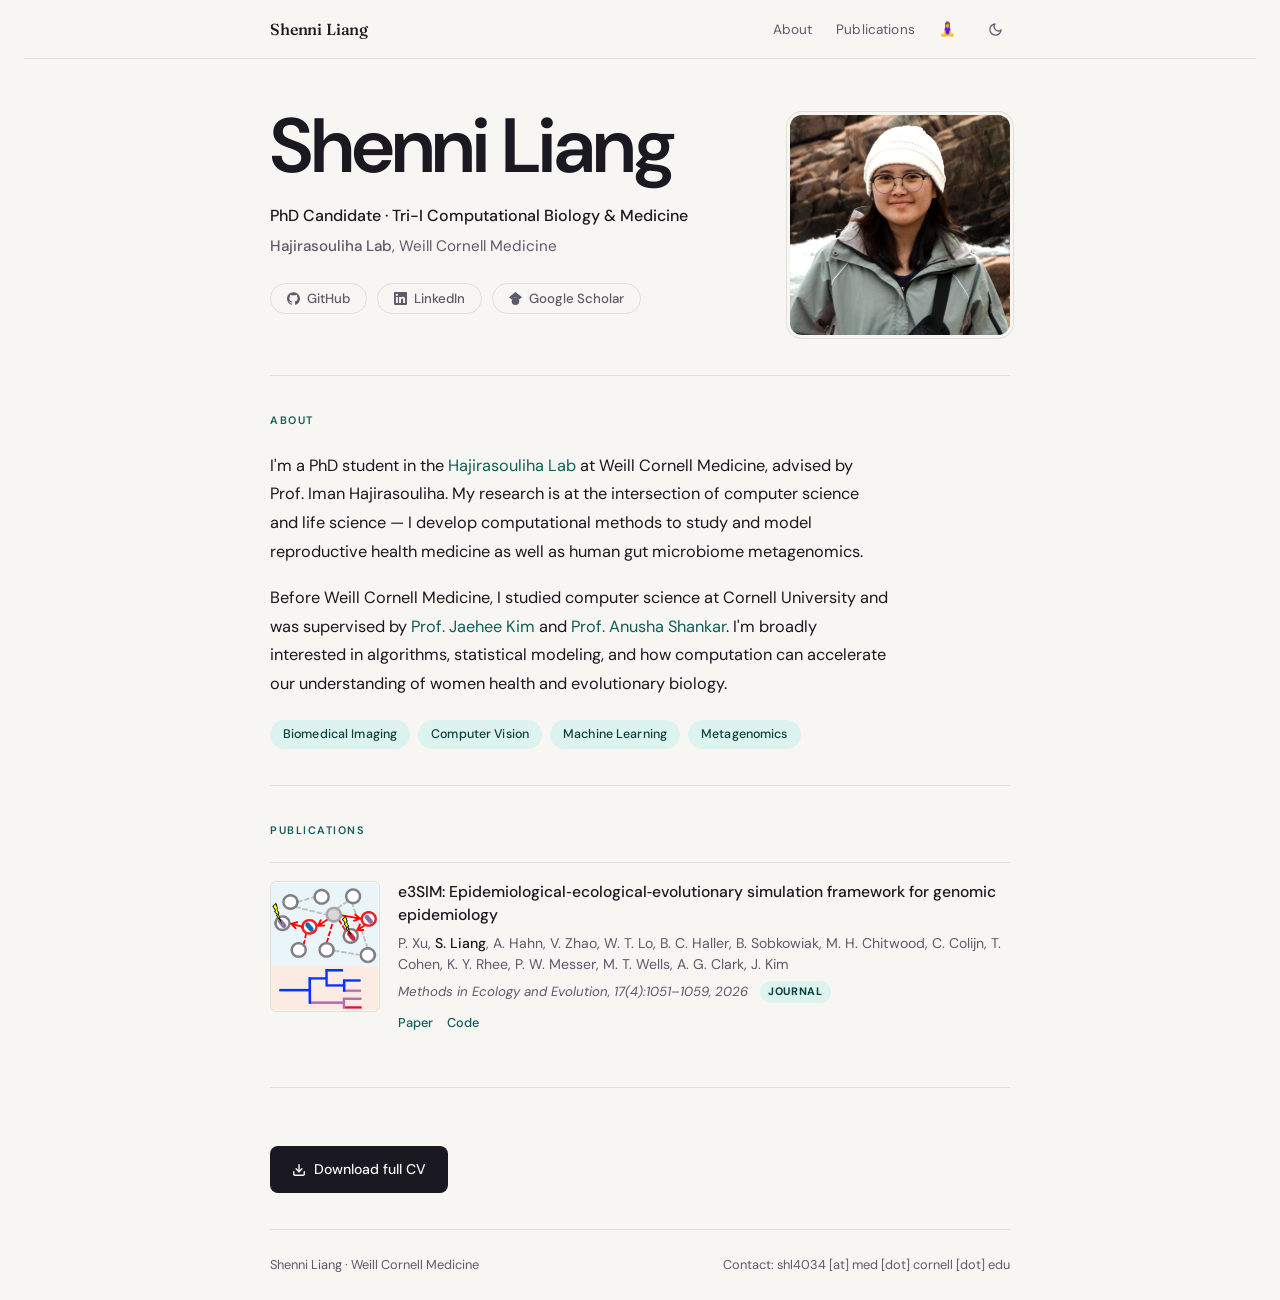
<file: index.html>
<!DOCTYPE html>
<html lang="en">
<head>
<meta charset="UTF-8">
<meta name="viewport" content="width=device-width, initial-scale=1">
<title>Shenni Liang</title>
<meta name="description" content="Shenni Liang — PhD Candidate, Tri-Institutional Computational Biology & Medicine, Weill Cornell Medicine.">
<link rel="canonical" href="https://sliang-youyou.github.io/">
<meta name="google-site-verification" content="h8CR8lBV-q7pd8ZwIqOPbxghEB3Fq9tswVEyLSblN8I" />

<!-- Favicon -->
<link rel="icon" href="favicon.svg">
<link rel="apple-touch-icon" sizes="180x180" href="apple-touch-icon.png">

<!-- Open Graph (Facebook, LinkedIn, Slack, iMessage previews) -->
<meta property="og:type" content="profile">
<meta property="og:title" content="Shenni Liang">
<meta property="og:description" content="PhD Candidate, Tri-Institutional Computational Biology & Medicine, Weill Cornell Medicine.">
<meta property="og:url" content="https://sliang-youyou.github.io/">
<meta property="og:image" content="https://sliang-youyou.github.io/photo.jpg">

<!-- Twitter Card -->
<meta name="twitter:card" content="summary">
<meta name="twitter:title" content="Shenni Liang">
<meta name="twitter:description" content="PhD Candidate, Tri-Institutional Computational Biology & Medicine, Weill Cornell Medicine.">
<meta name="twitter:image" content="https://sliang-youyou.github.io/photo.jpg">

<!-- Structured data so search engines can identify this as a Person page -->
<script type="application/ld+json">
{
  "@context": "https://schema.org",
  "@type": "Person",
  "name": "Shenni Liang",
  "url": "https://sliang-youyou.github.io/",
  "image": "https://sliang-youyou.github.io/photo.jpg",
  "jobTitle": "PhD Candidate",
  "affiliation": {
    "@type": "CollegeOrUniversity",
    "name": "Weill Cornell Medicine"
  },
  "alumniOf": {
    "@type": "CollegeOrUniversity",
    "name": "Cornell University"
  },
  "sameAs": [
    "https://github.com/sliang-youyou",
    "https://www.linkedin.com/in/shenni-liang-979aba22a/",
    "https://scholar.google.com/citations?hl=en&user=sk3q4nIAAAAJ"
  ]
}
</script>

<link rel="preconnect" href="https://fonts.googleapis.com">
<link rel="preconnect" href="https://fonts.gstatic.com" crossorigin>
<link href="https://fonts.googleapis.com/css2?family=Fraunces:ital,opsz,wght@0,9..144,300..900;1,9..144,300..900&family=DM+Sans:ital,opsz,wght@0,9..40,300..700;1,9..40,300..700&display=swap" rel="stylesheet">
<link rel="stylesheet" href="styles.css">
</head>
<body>

<!-- ============================================================
     NAVIGATION
     ============================================================ -->
<div class="nav-outer">
  <nav>
    <a href="#hero" class="nav-name">Shenni Liang</a>
    <div class="nav-right">
      <ul class="nav-links">
        <li><a href="#about">About</a></li>
        <li><a href="#publications">Publications</a></li>
        <li><a href="hobby.html" aria-label="Hobby">🧘‍♀️</a></li>
        <!-- <li><a href="#projects">Projects</a></li> -->
        <!-- <li><a href="#cv">CV</a></li> -->
      </ul>
      <button class="theme-btn" id="themeBtn" aria-label="Toggle light/dark theme">
        <svg id="iconSun" width="15" height="15" viewBox="0 0 24 24" fill="none" stroke="currentColor" stroke-width="2" stroke-linecap="round" stroke-linejoin="round" style="display:none">
          <circle cx="12" cy="12" r="5"/><line x1="12" y1="1" x2="12" y2="3"/><line x1="12" y1="21" x2="12" y2="23"/><line x1="4.22" y1="4.22" x2="5.64" y2="5.64"/><line x1="18.36" y1="18.36" x2="19.78" y2="19.78"/><line x1="1" y1="12" x2="3" y2="12"/><line x1="21" y1="12" x2="23" y2="12"/><line x1="4.22" y1="19.78" x2="5.64" y2="18.36"/><line x1="18.36" y1="5.64" x2="19.78" y2="4.22"/>
        </svg>
        <svg id="iconMoon" width="15" height="15" viewBox="0 0 24 24" fill="none" stroke="currentColor" stroke-width="2" stroke-linecap="round" stroke-linejoin="round">
          <path d="M21 12.79A9 9 0 1 1 11.21 3 7 7 0 0 0 21 12.79z"/>
        </svg>
      </button>
    </div>
  </nav>
</div>

<!-- ============================================================
     MAIN CONTENT
     ============================================================ -->
<div class="container">

  <!-- HERO -------------------------------------------------- -->
  <section id="hero">
    <div class="hero-inner">

      <!-- Left: text content -->
      <div class="hero-text">
        <!-- ✏️ EDIT: Your name -->
        <h1 class="hero-name">Shenni Liang</h1>

        <div class="hero-meta">
          <!-- ✏️ EDIT: Your role and program name -->
          <p class="hero-role">PhD Candidate · Tri-I Computational Biology & Medicine</p>
          <p class="hero-affiliation">
            <!-- ✏️ EDIT: Lab URL -->
            <a href="https://ihlab.med.cornell.edu/" target="_blank" rel="noopener">Hajirasouliha Lab</a>,
            Weill Cornell Medicine
          </p>
        </div>

        <div class="hero-links">
          <!-- ✏️ EDIT: Your GitHub URL -->
          <a href="https://github.com/sliang-youyou" target="_blank" rel="noopener" class="pill pill-ghost">
            <svg width="13" height="13" viewBox="0 0 24 24" fill="currentColor"><path d="M12 .297c-6.63 0-12 5.373-12 12 0 5.303 3.438 9.8 8.205 11.385.6.113.82-.258.82-.577 0-.285-.01-1.04-.015-2.04-3.338.724-4.042-1.61-4.042-1.61C4.422 18.07 3.633 17.7 3.633 17.7c-1.087-.744.084-.729.084-.729 1.205.084 1.838 1.236 1.838 1.236 1.07 1.835 2.809 1.305 3.495.998.108-.776.417-1.305.76-1.605-2.665-.3-5.466-1.332-5.466-5.93 0-1.31.465-2.38 1.235-3.22-.135-.303-.54-1.523.105-3.176 0 0 1.005-.322 3.3 1.23.96-.267 1.98-.399 3-.405 1.02.006 2.04.138 3 .405 2.28-1.552 3.285-1.23 3.285-1.23.645 1.653.24 2.873.12 3.176.765.84 1.23 1.91 1.23 3.22 0 4.61-2.805 5.625-5.475 5.92.42.36.81 1.096.81 2.22 0 1.606-.015 2.896-.015 3.286 0 .315.21.69.825.57C20.565 22.092 24 17.592 24 12.297c0-6.627-5.373-12-12-12"/></svg>
            GitHub
          </a>
          <!-- ✏️ EDIT: Your LinkedIn URL -->
          <a href="https://www.linkedin.com/in/shenni-liang-979aba22a/" target="_blank" rel="noopener" class="pill pill-ghost">
            <svg width="13" height="13" viewBox="0 0 24 24" fill="currentColor"><path d="M20.447 20.452h-3.554v-5.569c0-1.328-.027-3.037-1.852-3.037-1.853 0-2.136 1.445-2.136 2.939v5.667H9.351V9h3.414v1.561h.046c.477-.9 1.637-1.85 3.37-1.85 3.601 0 4.267 2.37 4.267 5.455v6.286zM5.337 7.433a2.062 2.062 0 1 1 0-4.124 2.062 2.062 0 0 1 0 4.124zM7.114 20.452H3.56V9h3.554v11.452zM22.225 0H1.771C.792 0 0 .774 0 1.729v20.542C0 23.227.792 24 1.771 24h20.451C23.2 24 24 23.227 24 22.271V1.729C24 .774 23.2 0 22.222 0h.003z"/></svg>
            LinkedIn
          </a>
          <!-- ✏️ EDIT: Your Google Scholar URL -->
          <a href="https://scholar.google.com/citations?hl=en&user=sk3q4nIAAAAJ" target="_blank" rel="noopener" class="pill pill-ghost">
            <svg width="13" height="13" viewBox="0 0 24 24" fill="currentColor"><path d="M5.242 13.769L0 9.5 12 0l12 9.5-5.242 4.269C17.548 11.249 14.978 9.5 12 9.5c-2.977 0-5.548 1.748-6.758 4.269zM12 10a7 7 0 1 0 0 14 7 7 0 0 0 0-14z"/></svg>
            Google Scholar
          </a>
        </div>
      </div><!-- /hero-text -->

      <!-- Right: profile photo -->
      <div class="hero-photo-wrap">
        <!--
          ✏️ PHOTO: Two options —

          Option A (recommended for GitHub Pages):
          Save your photo as "photo.jpg" in the same folder as index.html, then replace
          the placeholder div below with:
            <img src="photo.jpg" alt="Shenni Liang" class="hero-photo">

          Option B (works anywhere, no extra file):
          Host your photo on Google Drive or Dropbox and use its public link:
            <img src="https://your-image-url.jpg" alt="Shenni Liang" class="hero-photo">
        -->
        <img src="photo.jpg" alt="Shenni Liang" class="hero-photo">
      </div>

    </div><!-- /hero-inner -->
  </section>

  <!-- ABOUT ------------------------------------------------- -->
  <section id="about">
    <span class="eyebrow">About</span>
    <!-- ✏️ EDIT: Replace with your actual bio -->
    <div class="bio">
      <p>
        I'm a PhD student in the <a href="https://ihlab.med.cornell.edu/" target="_blank" rel="noopener">Hajirasouliha Lab</a> at Weill Cornell Medicine, advised by Prof. Iman Hajirasouliha. My research is at the intersection of computer science and life science — I develop computational methods to study and model reproductive health medicine as well as human gut microbiome metagenomics.
      </p>
      <p>
        Before Weill Cornell Medicine, I studied computer science at Cornell University and was supervised by <a href="https://jaeheekimlab.github.io/team/jaehee-kim/" target="_blank" rel="noopener">Prof. Jaehee Kim</a> and <a href="https://anushashankar.weebly.com/" target="_blank" rel="noopener">Prof. Anusha Shankar</a>. I'm broadly interested in algorithms, statistical modeling, and how computation can accelerate our understanding of women health and evolutionary biology.
      </p>
    </div>
    <!-- ✏️ EDIT: Update your research interest tags -->
    <div class="tags">
      <span class="tag">Biomedical Imaging</span>
      <span class="tag">Computer Vision</span>
      <span class="tag">Machine Learning</span>
      <span class="tag">Metagenomics</span>
    </div>
  </section>

  <!-- PUBLICATIONS ------------------------------------------ -->
  <section id="publications">
    <span class="eyebrow">Publications</span>
    <div class="pub-list">

      <!--
        ✏️ HOW TO ADD A PUBLICATION:
        Copy one <article class="pub"> block and fill in:
          - pub-title: paper name and link
          - pub-authors: author list (wrap your name in <strong>)
          - pub-venue: journal/conference name and year
          - pub-badge: "Journal", "Conference", or "Preprint"
          - pub-actions: links to paper, arXiv, code, data, etc.
      -->

      <article class="pub">
        <div class="pub-thumb">
          <img src="e3SIM_thumb.png" alt="e3SIM schematic: host contact network with pathogen transmission and evolving lineages">
        </div>
        <div class="pub-body">
          <div class="pub-title">
            <a href="https://doi.org/10.1111/2041-210x.70278" target="_blank" rel="noopener">
              e3SIM: Epidemiological‐ecological‐evolutionary simulation framework for genomic epidemiology
            </a>
          </div>
          <div class="pub-authors">
            P. Xu, <strong>S. Liang</strong>, A. Hahn, V. Zhao, W. T. Lo, B. C. Haller, B. Sobkowiak, M. H. Chitwood, C. Colijn, T. Cohen, K. Y. Rhee, P. W. Messer, M. T. Wells, A. G. Clark, J. Kim
          </div>
          <div class="pub-venue-row">
            <span class="pub-venue">Methods in Ecology and Evolution, 17(4):1051–1059, 2026</span>
            <span class="pub-badge">Journal</span>
          </div>
          <div class="pub-actions">
            <a href="https://doi.org/10.1111/2041-210x.70278" class="pub-link" target="_blank" rel="noopener">Paper</a>
            <a href="https://github.com/EpiEvoSoftware/e3SIM" class="pub-link" target="_blank" rel="noopener">Code</a>
          </div>
        </div>
      </article>

    </div>
  </section>

  <!-- PROJECTS (hidden for now — uncomment to restore) ------- -->
  <!--
  <section id="projects">
    <span class="eyebrow">Projects</span>
    <div class="project-grid">

      HOW TO ADD A PROJECT: copy one .project-card block and fill in
      project-name, project-desc, stack-tag spans, and the project-cta link.

      <div class="project-card">
        <div class="project-name">[Tool or Project Name]</div>
        <div class="project-desc">
          What this project does, what biological or computational problem it solves, and where to find it or how it's been used.
        </div>
        <div class="project-stack">
          <span class="stack-tag">Python</span>
          <span class="stack-tag">C++</span>
          <span class="stack-tag">Genomics</span>
        </div>
        <a href="https://github.com/" target="_blank" rel="noopener" class="project-cta">GitHub &rarr;</a>
      </div>

      <div class="project-card">
        <div class="project-name">[Tool or Project Name]</div>
        <div class="project-desc">
          What this project does, what biological or computational problem it solves, and where to find it or how it's been used.
        </div>
        <div class="project-stack">
          <span class="stack-tag">R</span>
          <span class="stack-tag">Bioconductor</span>
          <span class="stack-tag">Single-cell</span>
        </div>
        <a href="https://github.com/" target="_blank" rel="noopener" class="project-cta">GitHub &rarr;</a>
      </div>

      <div class="project-card">
        <div class="project-name">[Tool or Project Name]</div>
        <div class="project-desc">
          What this project does, what biological or computational problem it solves, and where to find it or how it's been used.
        </div>
        <div class="project-stack">
          <span class="stack-tag">PyTorch</span>
          <span class="stack-tag">WDL</span>
          <span class="stack-tag">ML</span>
        </div>
        <a href="https://github.com/" target="_blank" rel="noopener" class="project-cta">GitHub &rarr;</a>
      </div>

    </div>
  </section>
  -->

  <!-- CV (list hidden for now — download button stays visible) -->
  <section id="cv">
    <!--
    <span class="eyebrow">CV</span>
    <div class="cv-body">

      <div class="cv-group">
        <h3>Education</h3>
        <div class="cv-item">
          <div class="cv-left">
            <div class="cv-role">PhD, Computational Biology &amp; Medicine</div>
            <div class="cv-org">Weill Cornell Medicine &middot; Hajirasouliha Lab</div>
          </div>
          <div class="cv-date">2022 &ndash; present</div>
        </div>
        <div class="cv-item">
          <div class="cv-left">
            <div class="cv-role">B.S., Computer Science</div>
            <div class="cv-org">[Your Undergraduate Institution]</div>
          </div>
          <div class="cv-date">20XX &ndash; 20XX</div>
        </div>
      </div>

      <div class="cv-group">
        <h3>Research &amp; Experience</h3>
        <div class="cv-item">
          <div class="cv-left">
            <div class="cv-role">Graduate Researcher</div>
            <div class="cv-org">Hajirasouliha Lab, Weill Cornell Medicine</div>
          </div>
          <div class="cv-date">2022 &ndash; present</div>
        </div>
        <div class="cv-item">
          <div class="cv-left">
            <div class="cv-role">[Internship or Research Position]</div>
            <div class="cv-org">[Organization]</div>
          </div>
          <div class="cv-date">Summer 20XX</div>
        </div>
      </div>

      <div class="cv-group">
        <h3>Awards &amp; Fellowships</h3>
        <div class="cv-item">
          <div class="cv-left">
            <div class="cv-role">[Fellowship or Award Name]</div>
            <div class="cv-org">[Granting Organization]</div>
          </div>
          <div class="cv-date">20XX</div>
        </div>
      </div>

    </div>
    -->

    <a href="CV_Shenni_Liang_2026_09.pdf" target="_blank" rel="noopener" class="cv-cta">
      <svg width="14" height="14" viewBox="0 0 24 24" fill="none" stroke="currentColor" stroke-width="2.5" stroke-linecap="round" stroke-linejoin="round"><path d="M21 15v4a2 2 0 0 1-2 2H5a2 2 0 0 1-2-2v-4"/><polyline points="7 10 12 15 17 10"/><line x1="12" y1="15" x2="12" y2="3"/></svg>
      Download full CV
    </a>
  </section>

</div><!-- /container -->

<!-- ============================================================
     FOOTER
     ============================================================ -->
<footer>
  <span>Shenni Liang · Weill Cornell Medicine</span>
  <span>
    <span style="color:var(--muted);">
      Contact: shl4034 [at] med [dot] cornell [dot] edu
    </span>
  </span>
</footer>

<!-- ============================================================
     THEME TOGGLE SCRIPT
     ============================================================ -->
<script src="theme.js"></script>
</body>
</html>
</file>
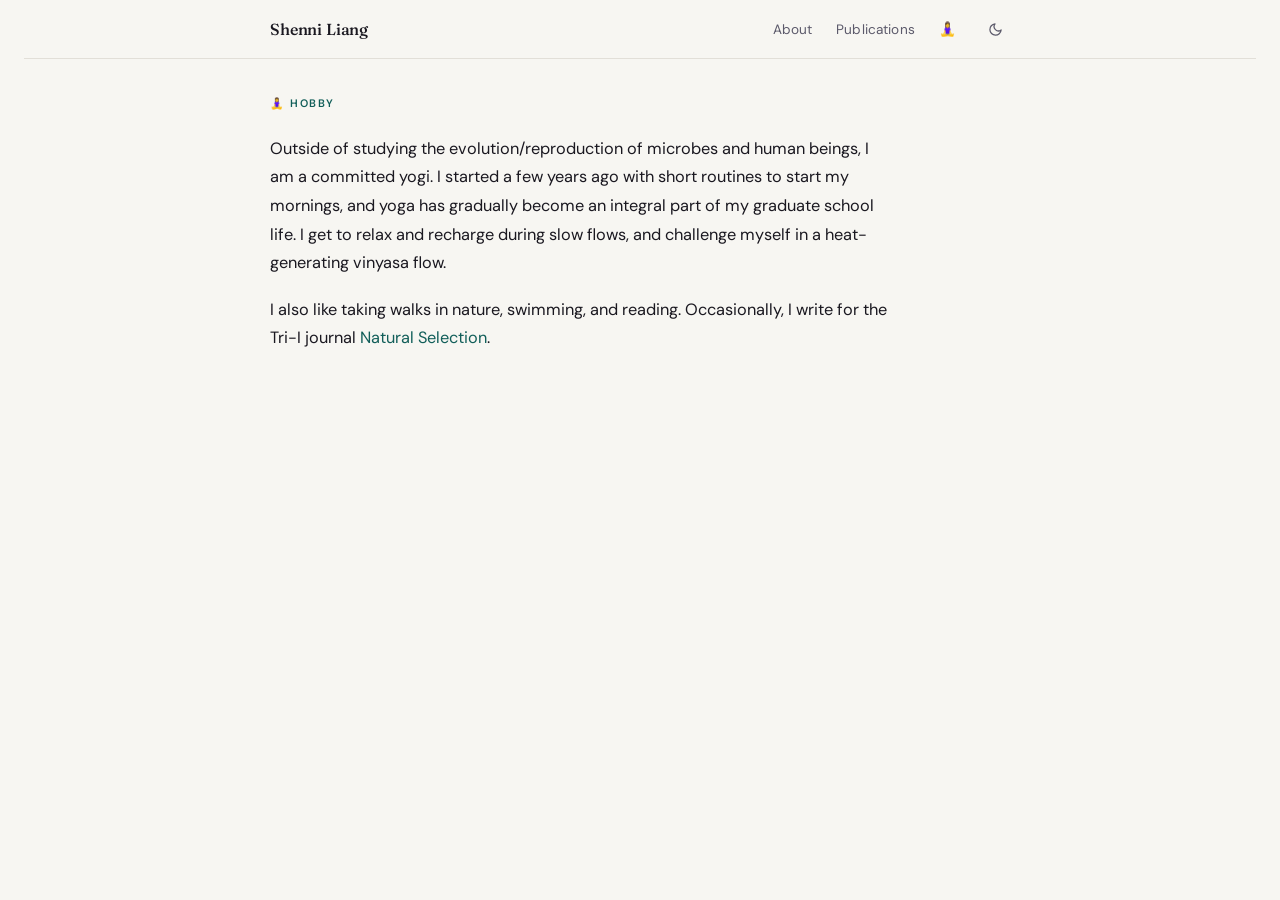
<file: hobby.html>
<!DOCTYPE html>
<html lang="en">
<head>
<meta charset="UTF-8">
<meta name="viewport" content="width=device-width, initial-scale=1">
<title>Hobby — Shenni Liang</title>
<meta name="description" content="Shenni Liang's hobby outside of research.">
<link rel="canonical" href="https://sliang-youyou.github.io/hobby.html">

<!-- Favicon -->
<link rel="icon" href="favicon.svg">
<link rel="apple-touch-icon" sizes="180x180" href="apple-touch-icon.png">

<link rel="preconnect" href="https://fonts.googleapis.com">
<link rel="preconnect" href="https://fonts.gstatic.com" crossorigin>
<link href="https://fonts.googleapis.com/css2?family=Fraunces:ital,opsz,wght@0,9..144,300..900;1,9..144,300..900&family=DM+Sans:ital,opsz,wght@0,9..40,300..700;1,9..40,300..700&display=swap" rel="stylesheet">
<link rel="stylesheet" href="styles.css">
</head>
<body>

<!-- ============================================================
     NAVIGATION
     ============================================================ -->
<div class="nav-outer">
  <nav>
    <a href="index.html#hero" class="nav-name">Shenni Liang</a>
    <div class="nav-right">
      <ul class="nav-links">
        <li><a href="index.html#about">About</a></li>
        <li><a href="index.html#publications">Publications</a></li>
        <li><a href="hobby.html" aria-label="Hobby">🧘‍♀️</a></li>
      </ul>
      <button class="theme-btn" id="themeBtn" aria-label="Toggle light/dark theme">
        <svg id="iconSun" width="15" height="15" viewBox="0 0 24 24" fill="none" stroke="currentColor" stroke-width="2" stroke-linecap="round" stroke-linejoin="round" style="display:none">
          <circle cx="12" cy="12" r="5"/><line x1="12" y1="1" x2="12" y2="3"/><line x1="12" y1="21" x2="12" y2="23"/><line x1="4.22" y1="4.22" x2="5.64" y2="5.64"/><line x1="18.36" y1="18.36" x2="19.78" y2="19.78"/><line x1="1" y1="12" x2="3" y2="12"/><line x1="21" y1="12" x2="23" y2="12"/><line x1="4.22" y1="19.78" x2="5.64" y2="18.36"/><line x1="18.36" y1="5.64" x2="19.78" y2="4.22"/>
        </svg>
        <svg id="iconMoon" width="15" height="15" viewBox="0 0 24 24" fill="none" stroke="currentColor" stroke-width="2" stroke-linecap="round" stroke-linejoin="round">
          <path d="M21 12.79A9 9 0 1 1 11.21 3 7 7 0 0 0 21 12.79z"/>
        </svg>
      </button>
    </div>
  </nav>
</div>

<!-- ============================================================
     HOBBY
     ============================================================ -->
<div class="container">
  <section id="hobby" style="border-bottom:none;">
    <span class="eyebrow">🧘‍♀️ Hobby</span>
    <!-- ✏️ PLACEHOLDER — replace with your actual yoga story -->
    <div class="bio">
      <p>
        Outside of studying the evolution/reproduction of microbes and human beings, I am a committed yogi. I started a few years ago with short routines to start my mornings, and yoga has gradually become an integral part of my graduate school life. I get to relax and recharge during slow flows, and challenge myself in a heat-generating vinyasa flow.
      </p>
      <p>
        I also like taking walks in nature, swimming, and reading. Occasionally, I write for the Tri-I journal <a href="https://selections.rockefeller.edu/tag/shenni-liang/" target="_blank" rel="noopener">Natural Selection</a>.
    </div>
  </section>
</div>

<script src="theme.js"></script>
</body>
</html>
</file>
<file: styles.css>
/* ============================================================
   TOKENS — full light palette on bare :root
   ============================================================ */
:root {
  --bg:          #F7F6F2;
  --surface:     #FFFFFF;
  --surface-alt: #F0EFE9;
  --border:      #E2DFD8;
  --ink:         #1A1820;
  --muted:       #5C5A6B;
  --accent:      #115E59;
  --accent-dim:  #DCF3EF;
  --accent-text: #0B4038;

  --font-display: 'Fraunces', Georgia, 'Times New Roman', serif;
  --font-body:    'DM Sans', system-ui, -apple-system, sans-serif;

  --max-w:  740px;
  --nav-h:  58px;
  --radius: 8px;
}

/* Dark — system default */
@media (prefers-color-scheme: dark) {
  :root:not([data-theme="light"]) {
    --bg:          #0B0A11;
    --surface:     #12101C;
    --surface-alt: #191728;
    --border:      #242236;
    --ink:         #E4E2EF;
    --muted:       #9490A8;
    --accent:      #0D9488;
    --accent-dim:  #0F2E2B;
    --accent-text: #2DD4BF;
  }
}

/* Dark — explicit toggle */
:root[data-theme="dark"] {
  --bg:          #0B0A11;
  --surface:     #12101C;
  --surface-alt: #191728;
  --border:      #242236;
  --ink:         #E4E2EF;
  --muted:       #9490A8;
  --accent:      #0D9488;
  --accent-dim:  #0F2E2B;
  --accent-text: #2DD4BF;
}

/* Light — explicit toggle */
:root[data-theme="light"] {
  --bg:          #F7F6F2;
  --surface:     #FFFFFF;
  --surface-alt: #F0EFE9;
  --border:      #E2DFD8;
  --ink:         #1A1820;
  --muted:       #5C5A6B;
  --accent:      #115E59;
  --accent-dim:  #DCF3EF;
  --accent-text: #0B4038;
}

/* ============================================================
   RESET & BASE
   ============================================================ */
*, *::before, *::after { box-sizing: border-box; margin: 0; padding: 0; }

html { scroll-behavior: smooth; font-size: 16px; }

body {
  background: var(--bg);
  color: var(--ink);
  font-family: var(--font-body);
  font-size: 1rem;
  line-height: 1.65;
  padding-inline: 24px;
  padding-block: 0;
  -webkit-font-smoothing: antialiased;
}

img { max-width: 100%; display: block; }

a {
  color: var(--accent);
  text-decoration: none;
  transition: color 0.15s ease;
}

a:hover { color: var(--accent-text); text-decoration: underline; }

:focus-visible {
  outline: 2px solid var(--accent);
  outline-offset: 3px;
  border-radius: 3px;
}

@media (prefers-reduced-motion: reduce) {
  *, *::before, *::after { transition-duration: 0.01ms !important; animation-duration: 0.01ms !important; }
  html { scroll-behavior: auto; }
}

/* ============================================================
   NAV
   ============================================================ */
.nav-outer {
  position: sticky;
  top: 0;
  z-index: 100;
  background: var(--bg);
  border-bottom: 1px solid var(--border);
}

nav {
  max-width: var(--max-w);
  margin-inline: auto;
  height: var(--nav-h);
  display: flex;
  align-items: center;
  justify-content: space-between;
  gap: 24px;
}

.nav-name {
  font-family: var(--font-display);
  font-size: 1rem;
  font-weight: 500;
  letter-spacing: -0.01em;
  color: var(--ink);
  text-decoration: none;
  white-space: nowrap;
}
.nav-name:hover { color: var(--accent); text-decoration: none; }

.nav-right {
  display: flex;
  align-items: center;
  gap: 24px;
}

.nav-links {
  display: flex;
  align-items: center;
  gap: 24px;
  list-style: none;
}

.nav-links a {
  font-size: 0.85rem;
  color: var(--muted);
  text-decoration: none;
  letter-spacing: 0.01em;
  transition: color 0.15s;
}
.nav-links a:hover { color: var(--ink); text-decoration: none; }

.theme-btn {
  background: none;
  border: none;
  cursor: pointer;
  color: var(--muted);
  padding: 4px;
  display: flex;
  align-items: center;
  justify-content: center;
  transition: color 0.15s;
  border-radius: 50%;
  width: 30px;
  height: 30px;
}
.theme-btn:hover { color: var(--ink); }

/* ============================================================
   CONTAINER & SECTIONS
   ============================================================ */
.container {
  max-width: var(--max-w);
  margin-inline: auto;
}

section {
  padding-block: 36px;
  border-bottom: 1px solid var(--border);
}

.eyebrow {
  font-size: 0.68rem;
  font-weight: 600;
  letter-spacing: 0.14em;
  text-transform: uppercase;
  color: var(--accent);
  margin-bottom: 22px;
  display: block;
}

/* ============================================================
   HERO
   ============================================================ */
#hero {
  padding-top: 48px;
  padding-bottom: 40px;
  border-bottom: 1px solid var(--border);
}

.hero-inner {
  display: flex;
  align-items: flex-start;
  justify-content: space-between;
  gap: 56px;
}

.hero-text { flex: 1; min-width: 0; }

.hero-photo-wrap { flex-shrink: 0; padding-top: 8px; }

/* Photo: swap the placeholder for a real <img> once you have one */
.hero-photo,
.hero-photo-placeholder {
  width: 220px;
  height: 220px;
  border-radius: 12px;
  display: block;
}

.hero-photo {
  object-fit: cover;
  /* subtle ring in both themes */
  box-shadow: 0 0 0 3px var(--bg), 0 0 0 4px var(--border);
}

/* Initials placeholder — remove this div once you add a real photo */
.hero-photo-placeholder {
  background: var(--accent-dim);
  color: var(--accent);
  display: flex;
  align-items: center;
  justify-content: center;
  font-family: var(--font-display);
  font-size: 2.6rem;
  font-weight: 300;
  font-style: italic;
  letter-spacing: -0.02em;
  user-select: none;
}

.hero-name {
  font-family: var(--font-body);
  font-size: clamp(3rem, 8vw, 4.8rem);
  font-weight: 600;
  line-height: 1.02;
  letter-spacing: -0.025em;
  color: var(--ink);
  text-wrap: balance;
  margin-bottom: 18px;
}

.hero-meta {
  display: flex;
  flex-direction: column;
  gap: 4px;
  margin-bottom: 24px;
}

.hero-role {
  font-size: 1rem;
  color: var(--ink);
  font-weight: 500;
}

.hero-affiliation {
  font-size: 0.95rem;
  color: var(--muted);
}

.hero-affiliation a {
  color: var(--muted);
  font-weight: 500;
  transition: color 0.15s;
}
.hero-affiliation a:hover { color: var(--ink); text-decoration: underline; }

.hero-links {
  display: flex;
  flex-wrap: wrap;
  gap: 10px;
}

.pill {
  display: inline-flex;
  align-items: center;
  gap: 7px;
  font-size: 0.83rem;
  font-weight: 500;
  padding: 8px 16px;
  border-radius: 100px;
  text-decoration: none;
  transition: all 0.15s;
  line-height: 1;
}

.pill-primary {
  background: var(--accent);
  color: white;
}
.pill-primary:hover { background: var(--accent-text); color: white; text-decoration: none; }

.pill-ghost {
  background: transparent;
  color: var(--muted);
  border: 1px solid var(--border);
}
.pill-ghost:hover { border-color: var(--accent); color: var(--accent); text-decoration: none; }

/* ============================================================
   ABOUT
   ============================================================ */
.bio {
  font-size: 1.02rem;
  line-height: 1.75;
  color: var(--ink);
  max-width: 620px;
}
.bio p + p { margin-top: 18px; }

.tags {
  display: flex;
  flex-wrap: wrap;
  gap: 8px;
  margin-top: 22px;
}

.tag {
  font-size: 0.78rem;
  font-weight: 500;
  padding: 4px 13px;
  border-radius: 100px;
  background: var(--accent-dim);
  color: var(--accent-text);
  letter-spacing: 0.01em;
}

/* ============================================================
   PUBLICATIONS
   ============================================================ */
.pub-list { display: flex; flex-direction: column; }

.pub {
  padding-block: 18px;
  border-top: 1px solid var(--border);
  display: flex;
  align-items: flex-start;
  gap: 18px;
}
/* .pub:last-child { border-bottom: 1px solid var(--border); } */

.pub-thumb {
  flex-shrink: 0;
  width: 110px;
  border-radius: 6px;
  overflow: hidden;
  border: 1px solid var(--border);
}
.pub-thumb img {
  width: 100%;
  height: auto;
  display: block;
}

.pub-body {
  display: flex;
  flex-direction: column;
  gap: 7px;
  min-width: 0;
}

.pub-title {
  font-size: 0.98rem;
  font-weight: 500;
  line-height: 1.45;
  color: var(--ink);
}
.pub-title a { color: var(--ink); }
.pub-title a:hover { color: var(--accent); text-decoration: none; }

.pub-authors {
  font-size: 0.88rem;
  color: var(--muted);
  line-height: 1.45;
}
.pub-authors strong { color: var(--ink); font-weight: 500; }

.pub-venue-row {
  display: flex;
  align-items: center;
  gap: 12px;
  flex-wrap: wrap;
}

.pub-venue {
  font-size: 0.83rem;
  color: var(--muted);
  font-style: italic;
}

.pub-badge {
  font-size: 0.68rem;
  font-weight: 700;
  padding: 2px 8px;
  border-radius: 100px;
  letter-spacing: 0.06em;
  text-transform: uppercase;
  background: var(--accent-dim);
  color: var(--accent-text);
}

.pub-actions {
  display: flex;
  gap: 14px;
  flex-wrap: wrap;
  margin-top: 2px;
}

.pub-link {
  font-size: 0.8rem;
  color: var(--accent);
  font-weight: 500;
  text-decoration: none;
  transition: color 0.15s;
}
.pub-link:hover { color: var(--accent-text); text-decoration: underline; }

/* ============================================================
   PROJECTS
   ============================================================ */
.project-grid {
  display: grid;
  grid-template-columns: repeat(auto-fill, minmax(290px, 1fr));
  gap: 16px;
}

.project-card {
  border: 1px solid var(--border);
  border-radius: var(--radius);
  padding: 24px;
  display: flex;
  flex-direction: column;
  gap: 10px;
  transition: border-color 0.2s;
  background: var(--surface);
}
.project-card:hover { border-color: var(--accent); }

.project-name {
  font-size: 0.97rem;
  font-weight: 600;
  color: var(--ink);
  line-height: 1.3;
}

.project-desc {
  font-size: 0.88rem;
  color: var(--muted);
  line-height: 1.6;
  flex: 1;
}

.project-stack {
  display: flex;
  flex-wrap: wrap;
  gap: 6px;
  margin-top: 2px;
}

.stack-tag {
  font-size: 0.72rem;
  font-weight: 500;
  padding: 3px 10px;
  border-radius: 100px;
  background: var(--surface-alt);
  color: var(--muted);
  letter-spacing: 0.02em;
}

.project-cta {
  font-size: 0.82rem;
  font-weight: 600;
  color: var(--accent);
  text-decoration: none;
  align-self: flex-start;
  margin-top: 4px;
  transition: color 0.15s;
}
.project-cta:hover { color: var(--accent-text); text-decoration: none; }

/* ============================================================
   CV
   ============================================================ */
.cv-body { display: flex; flex-direction: column; gap: 26px; }

.cv-group h3 {
  font-size: 0.7rem;
  font-weight: 700;
  letter-spacing: 0.12em;
  text-transform: uppercase;
  color: var(--muted);
  margin-bottom: 4px;
}

.cv-item {
  display: flex;
  justify-content: space-between;
  align-items: baseline;
  gap: 24px;
  padding-block: 9px;
  border-top: 1px solid var(--border);
}
.cv-item:last-child { border-bottom: 1px solid var(--border); }

.cv-left {}

.cv-role {
  font-size: 0.95rem;
  font-weight: 500;
  color: var(--ink);
  line-height: 1.3;
}

.cv-org {
  font-size: 0.85rem;
  color: var(--muted);
  margin-top: 2px;
}

.cv-date {
  font-size: 0.82rem;
  color: var(--muted);
  white-space: nowrap;
  font-variant-numeric: tabular-nums;
  flex-shrink: 0;
}

.cv-cta {
  display: inline-flex;
  align-items: center;
  gap: 8px;
  margin-top: 22px;
  background: var(--ink);
  color: var(--bg);
  padding: 12px 22px;
  border-radius: var(--radius);
  font-size: 0.88rem;
  font-weight: 500;
  text-decoration: none;
  transition: opacity 0.15s;
}
.cv-cta:hover { opacity: 0.75; color: var(--bg); text-decoration: none; }

/* ============================================================
   FOOTER
   ============================================================ */
footer {
  max-width: var(--max-w);
  margin-inline: auto;
  padding-block: 24px;
  display: flex;
  justify-content: space-between;
  align-items: center;
  flex-wrap: wrap;
  gap: 12px;
  color: var(--muted);
  font-size: 0.8rem;
}

/* ============================================================
   RESPONSIVE
   ============================================================ */
@media (max-width: 600px) {
  :root { --nav-h: 52px; }

  body { padding-inline: 20px; }

  #hero { padding-top: 32px; padding-bottom: 28px; }
  section { padding-block: 26px; }

  .nav-links li:nth-child(n+4) { display: none; }

  /* Hero stacks: photo on top, then text */
  .hero-inner {
    flex-direction: column-reverse;
    gap: 28px;
  }
  .hero-photo,
  .hero-photo-placeholder {
    width: 120px;
    height: 120px;
  }
  .hero-photo-placeholder { font-size: 1.9rem; }

  .project-grid { grid-template-columns: 1fr; }

  .pub-thumb { width: 76px; }

  .cv-item { flex-direction: column; gap: 2px; }
  .cv-date { font-size: 0.78rem; }
}
</file>
